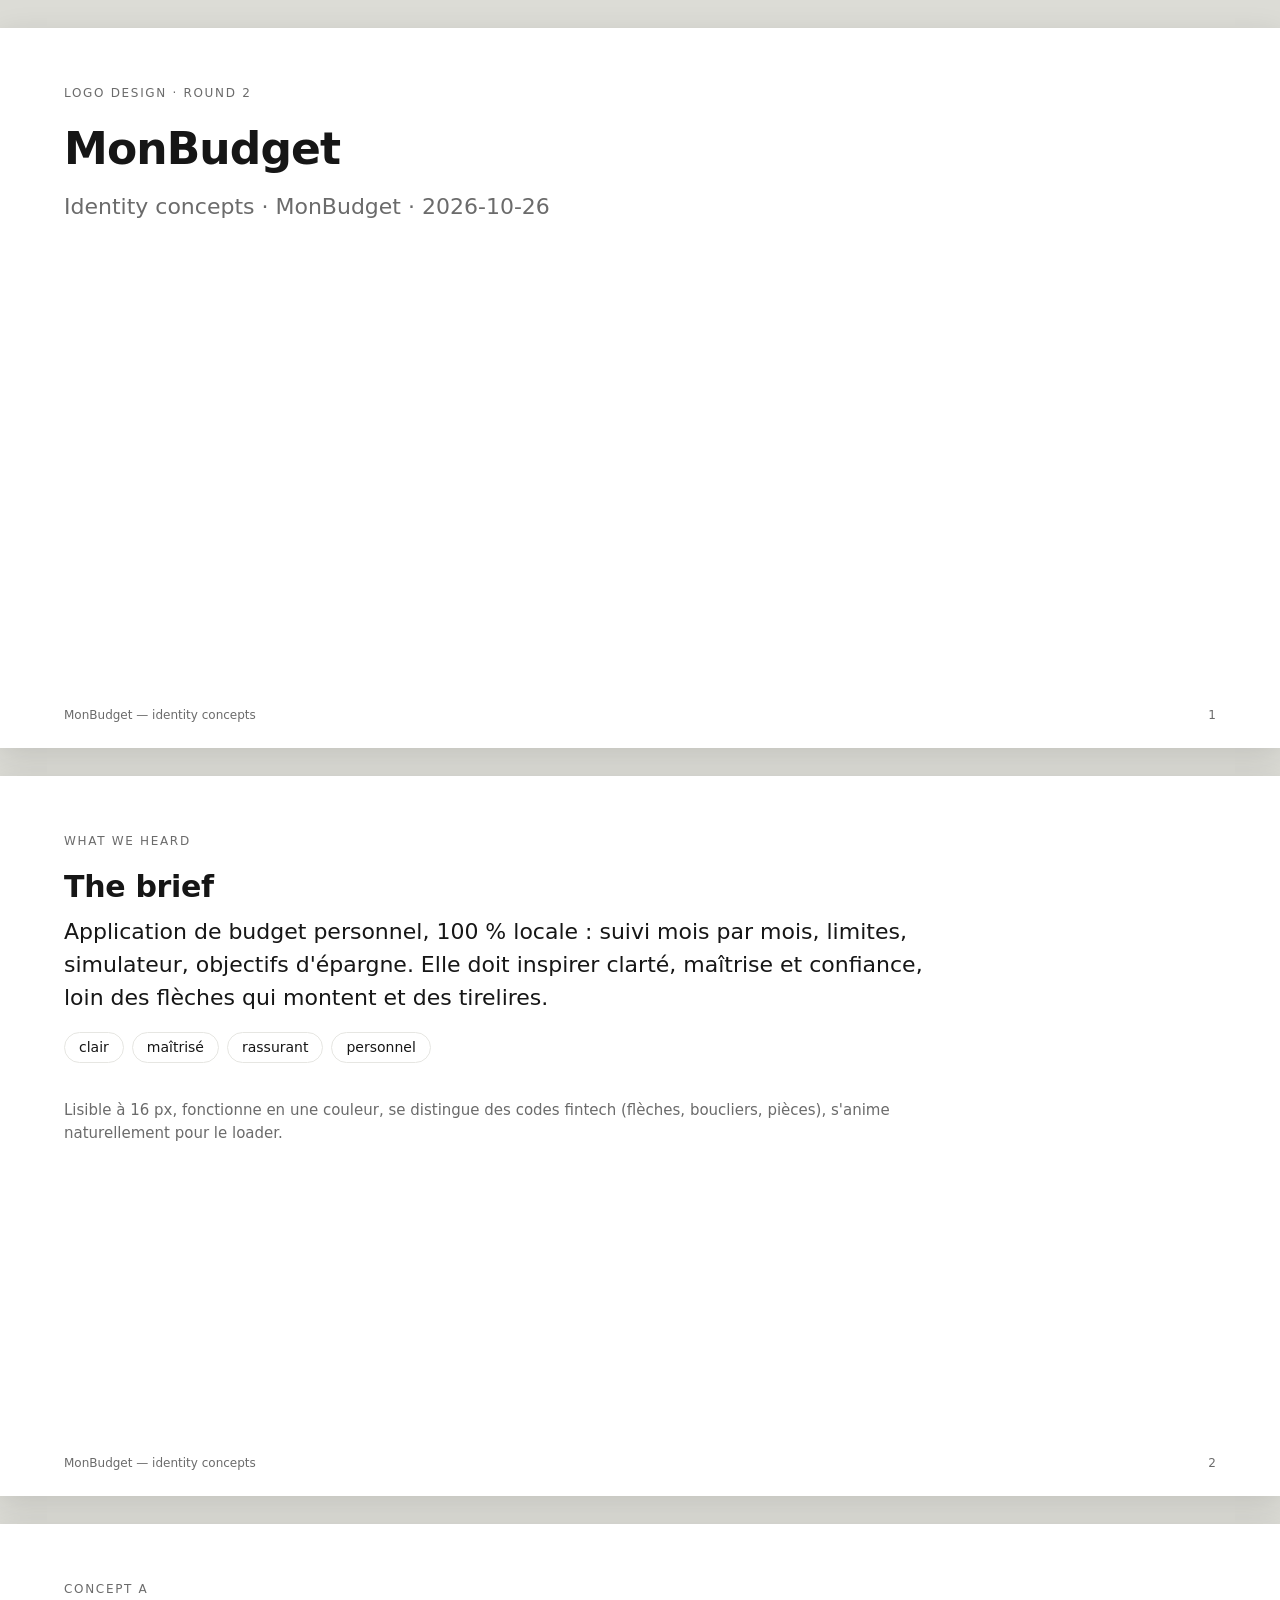
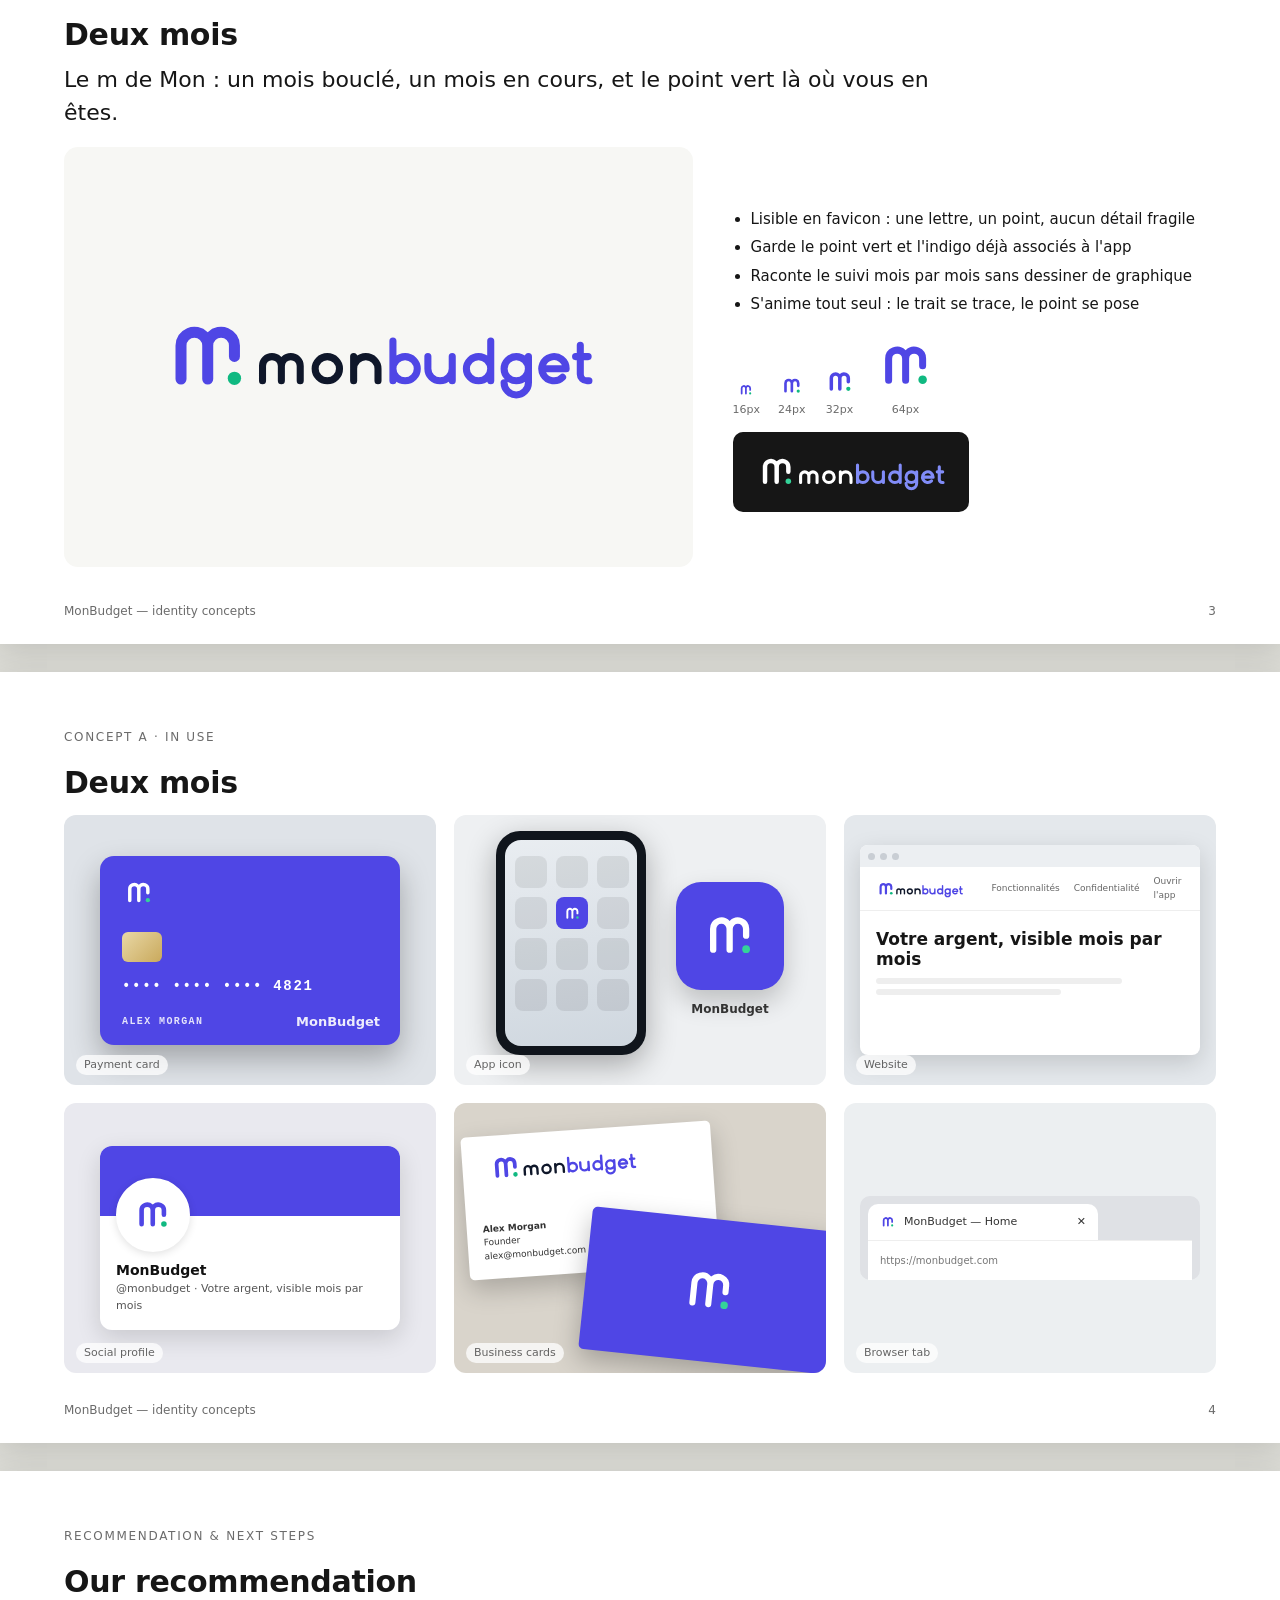
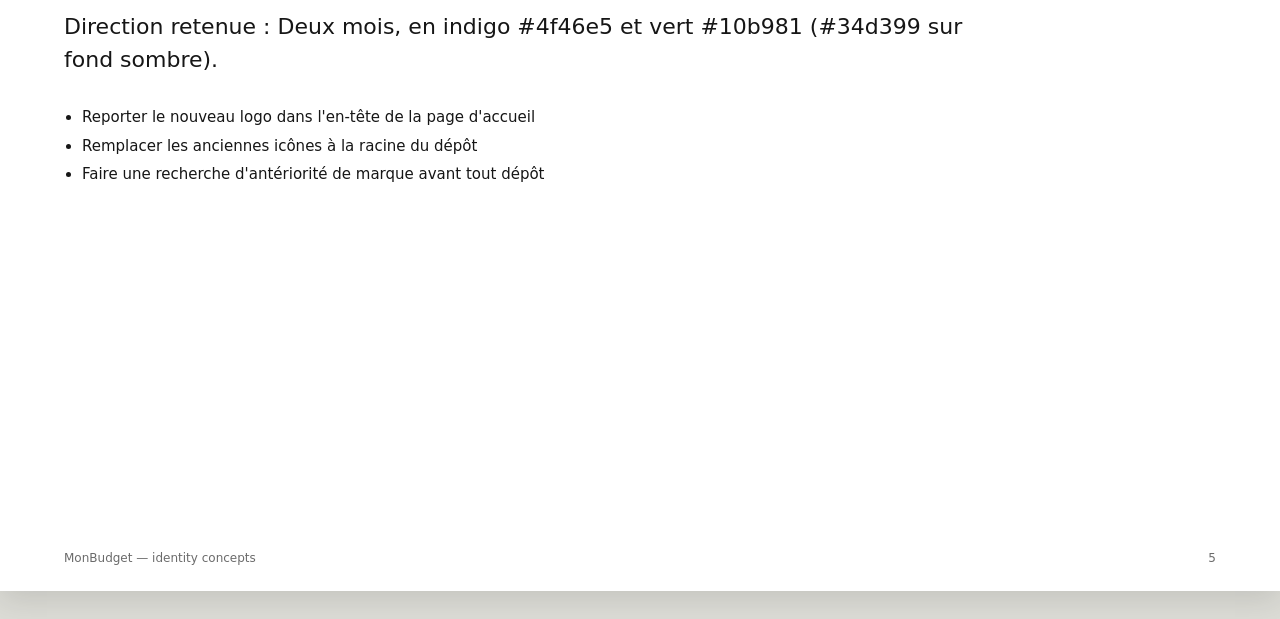
<file: logo/board/presentation.html>
<!doctype html><html lang='en'><head><meta charset='utf-8'><title>MonBudget — identity concepts</title><style>
:root{--ink:#161616;--muted:#6b6b6b;--line:#e6e6e2;--paper:#f7f7f4}
*{box-sizing:border-box}body{margin:0;background:#dcdcd6;font:15px/1.5 system-ui,-apple-system,Segoe UI,sans-serif;color:var(--ink)}
.slide{width:1280px;min-height:720px;margin:28px auto;background:#fff;box-shadow:0 8px 30px rgba(0,0,0,.12);padding:56px 64px 70px;position:relative;overflow:hidden}
.slide h1{font-size:44px;margin:0 0 8px;letter-spacing:-.02em}.slide h2{font-size:30px;margin:0 0 6px;letter-spacing:-.01em}
.kicker{font-size:12px;letter-spacing:.14em;text-transform:uppercase;color:var(--muted);margin-bottom:14px}
.idea{font-size:22px;max-width:900px;margin:6px 0 18px}.muted{color:var(--muted)}
.foot{position:absolute;left:64px;right:64px;bottom:24px;display:flex;justify-content:space-between;font-size:12px;color:var(--muted)}
.hero{display:grid;grid-template-columns:1.3fr 1fr;gap:40px;align-items:center}
.stage{height:420px;background:var(--paper);border-radius:14px;display:flex;align-items:center;justify-content:center}
.stage img{max-width:70%;max-height:62%}
ul.rat{padding-left:18px;margin:0}ul.rat li{margin:6px 0}
.sizes{display:flex;gap:18px;align-items:flex-end;margin-top:18px}.sizes div{display:flex;flex-direction:column;align-items:center;gap:4px;font-size:11px;color:var(--muted)}
.rev{background:#161616;border-radius:10px;padding:18px 22px;display:inline-flex;margin-top:14px}
.mock{display:grid;grid-template-columns:repeat(3,1fr);gap:18px;margin-top:10px}
.m{height:270px;border-radius:12px;overflow:hidden;position:relative;display:flex;align-items:center;justify-content:center}
.m .lbl{position:absolute;left:12px;bottom:10px;font-size:11px;color:rgba(0,0,0,.6);background:rgba(255,255,255,.75);padding:2px 8px;border-radius:20px}
.bc{width:250px;height:143px;background:#fff;border-radius:5px;box-shadow:0 10px 26px rgba(0,0,0,.22);padding:16px;display:flex;flex-direction:column;justify-content:space-between;transform:translate(-50px,-38px) rotate(-4deg)}
.bc2{position:absolute;width:250px;height:143px;border-radius:5px;transform:translate(70px,52px) rotate(6deg);box-shadow:0 10px 26px rgba(0,0,0,.25);display:flex;align-items:center;justify-content:center}
.bc .t{font-size:9px;line-height:1.5;color:#333}
.phone{width:150px;height:224px;margin-bottom:14px;border-radius:24px;background:#10151c;padding:9px;box-shadow:0 10px 30px rgba(0,0,0,.3)}
.screen{width:100%;height:100%;border-radius:16px;background:linear-gradient(170deg,#e9edf1,#cfd7df);display:grid;grid-template-columns:repeat(3,1fr);gap:9px;padding:16px 10px;align-content:start}
.ai{width:32px;height:32px;border-radius:8px;background:rgba(0,0,0,.08);justify-self:center}
.bigapp{display:flex;flex-direction:column;align-items:center;gap:10px;font-size:12px;font-weight:600;color:#333;margin-left:30px}
.bigapp .bi{width:108px;height:108px;border-radius:25px;display:flex;align-items:center;justify-content:center;box-shadow:0 12px 26px rgba(0,0,0,.2)}
.web{width:340px;height:210px;background:#fff;border-radius:8px;box-shadow:0 8px 24px rgba(0,0,0,.15);overflow:hidden}
.web .bar{height:22px;background:#eceff2;display:flex;gap:5px;align-items:center;padding:0 8px}.web .bar i{width:7px;height:7px;border-radius:50%;background:#c9ced4}
.web .nav{height:44px;display:flex;align-items:center;padding:0 16px;gap:14px;font-size:9px;color:#666;border-bottom:1px solid #eee}
.web .hero2{padding:18px 16px}.web .hero2 b{display:block;font-size:17px;line-height:1.2;margin-bottom:8px}.web .hero2 span{display:block;height:6px;background:#eee;border-radius:3px;margin:5px 0;width:80%}
.sign{width:300px;height:190px;background:linear-gradient(#8c8f93,#6f7276);display:flex;flex-direction:column;align-items:center;padding-top:18px}
.sign .board{width:230px;height:74px;border-radius:6px;display:flex;align-items:center;justify-content:center;box-shadow:0 6px 16px rgba(0,0,0,.3)}
.sign .door{width:80px;height:80px;margin-top:18px;background:#3d4146;border-radius:3px 3px 0 0}
.tote{width:180px;height:210px;background:#efe7d8;border-radius:4px 4px 10px 10px;position:relative;display:flex;align-items:center;justify-content:center;box-shadow:0 8px 20px rgba(0,0,0,.15);margin-top:40px}
.tote:before{content:"";position:absolute;top:-46px;left:50%;transform:translateX(-50%);width:84px;height:70px;border:9px solid #e3d8c3;border-bottom:none;border-radius:50px 50px 0 0}
.social{width:300px;background:#fff;border-radius:12px;box-shadow:0 8px 24px rgba(0,0,0,.14);overflow:hidden}
.social .cover{height:70px}.social .av{width:74px;height:74px;border-radius:50%;background:#fff;border:4px solid #fff;margin:-38px 0 0 16px;display:flex;align-items:center;justify-content:center;box-shadow:0 2px 8px rgba(0,0,0,.12);overflow:hidden}
.social .meta{padding:8px 16px 16px;font-size:11px;color:#555}.social .meta b{font-size:14px;color:#111;display:block}
.cup{position:relative;width:150px;height:200px;margin-top:30px}
.cup .body{position:absolute;inset:0;background:#f4f1ea;clip-path:polygon(0 0,100% 0,86% 100%,14% 100%);display:flex;align-items:center;justify-content:center;box-shadow:inset -18px 0 24px rgba(0,0,0,.06)}
.cup .lid{position:absolute;left:-8px;right:-8px;top:-22px;height:24px;border-radius:8px 8px 3px 3px;background:#2b2b2b}
.cup .sleeve{position:absolute;left:6%;right:6%;top:36%;height:34%;clip-path:polygon(0 0,100% 0,96% 100%,4% 100%);display:flex;align-items:center;justify-content:center}
.bag{position:relative;width:170px;height:230px;background:#e9e2d6;border-radius:6px 6px 10px 10px;box-shadow:0 12px 26px rgba(0,0,0,.2);display:flex;flex-direction:column;align-items:center;padding-top:38px;gap:14px}
.bag:before{content:"";position:absolute;top:0;left:0;right:0;height:22px;background:repeating-linear-gradient(90deg,rgba(0,0,0,.08) 0 4px,transparent 4px 8px);border-radius:6px 6px 0 0}
.bag .label{width:118px;height:118px;border-radius:50%;background:#fff;display:flex;align-items:center;justify-content:center}
.bag .t{font-size:8px;letter-spacing:.14em;color:#555;text-transform:uppercase;padding:0 12px;text-align:center;line-height:1.4}
.sbag{position:relative;width:180px;height:210px;box-shadow:0 12px 26px rgba(0,0,0,.2);display:flex;align-items:center;justify-content:center;margin-top:30px}
.sbag:before{content:"";position:absolute;top:-40px;left:50%;transform:translateX(-50%);width:70px;height:56px;border:5px solid #333;border-bottom:none;border-radius:40px 40px 0 0}
.box{width:220px;height:150px;background:#f3efe6;box-shadow:14px 14px 0 rgba(0,0,0,.08),0 12px 26px rgba(0,0,0,.18);display:flex;align-items:center;justify-content:center;border-top:14px solid rgba(0,0,0,.06)}
.readme{width:360px;background:#0d1117;border-radius:8px;box-shadow:0 8px 24px rgba(0,0,0,.25);padding:18px 20px;color:#c9d1d9;font-size:10px}
.readme .rh{display:flex;align-items:center;gap:10px;border-bottom:1px solid #30363d;padding-bottom:12px;margin-bottom:10px}
.readme .badges{display:flex;gap:6px;margin:8px 0}.readme .badges i{display:block;width:54px;height:12px;border-radius:3px;background:#238636}.readme .badges i:nth-child(2){background:#1f6feb}.readme .badges i:nth-child(3){background:#6e7681}
.readme .ln{height:6px;background:#21262d;border-radius:3px;margin:6px 0}
.term{width:360px;background:#1e1e1e;border-radius:8px;box-shadow:0 8px 24px rgba(0,0,0,.3);overflow:hidden;font:10px/1.6 ui-monospace,Menlo,monospace;color:#d4d4d4}
.term .tb{height:22px;background:#2d2d2d;display:flex;gap:5px;align-items:center;padding:0 8px}.term .tb i{width:8px;height:8px;border-radius:50%;background:#555}
.term .tbody{padding:14px 16px;display:flex;gap:14px;align-items:center}
.sticker{width:250px;height:170px;background:linear-gradient(135deg,#9aa0a6,#6b7177);border-radius:12px;display:flex;align-items:center;justify-content:center;box-shadow:0 10px 24px rgba(0,0,0,.25)}
.sticker .s{width:100px;height:100px;border-radius:50%;background:#fff;display:flex;align-items:center;justify-content:center;box-shadow:0 2px 6px rgba(0,0,0,.25)}
.shirt{width:210px;height:220px;display:flex;align-items:center;justify-content:center;position:relative}
.shirt svg{position:absolute;inset:0}
.badge{width:170px;height:235px;background:#fff;border-radius:10px;box-shadow:0 10px 24px rgba(0,0,0,.2);display:flex;flex-direction:column;align-items:center;padding:20px 14px;gap:14px;position:relative;margin-top:30px}
.badge:before{content:"";position:absolute;top:-60px;left:50%;width:22px;height:62px;transform:translateX(-50%)}
.badge .hole{width:40px;height:8px;border-radius:4px;background:#ddd}.badge .nm{font-size:15px;font-weight:600}.badge .rl{font-size:10px;color:#777}
.pcard{position:relative;width:300px;height:189px;border-radius:14px;box-shadow:0 14px 30px rgba(0,0,0,.28);font:600 12px ui-monospace,Menlo,monospace}
.pcard .chip{position:absolute;left:22px;top:76px;width:40px;height:30px;border-radius:6px;background:linear-gradient(135deg,#e9d8a6,#c9a95c)}
.pcard .num{position:absolute;left:22px;top:122px;letter-spacing:.12em;font-size:14px}
.pcard .holder{position:absolute;left:22px;bottom:18px;font-size:10px;letter-spacing:.14em;opacity:.85}
.pcard .brandline{position:absolute;right:20px;bottom:16px;font:700 13px system-ui,sans-serif;opacity:.9}
.tabbar{width:340px;background:#dfe1e5;border-radius:10px;padding:8px 8px 0}
.tab{width:230px;height:36px;background:#fff;border-radius:10px 10px 0 0;display:flex;align-items:center;gap:8px;padding:0 12px;font-size:11px;color:#333}
.addr{height:40px;background:#fff;display:flex;align-items:center;padding:0 12px;font-size:10px;color:#777;border-top:1px solid #eee}
.cmp{display:grid;gap:22px;margin-top:20px}.cmp .c{background:var(--paper);border-radius:12px;padding:22px;display:flex;flex-direction:column;align-items:center;gap:12px}
.cmp img{max-height:120px;max-width:80%}
img.g{filter:grayscale(1)}img.w{filter:brightness(0) invert(1)}img.k{filter:brightness(0)}
.adj span{display:inline-block;border:1px solid var(--line);border-radius:20px;padding:4px 14px;margin:0 8px 8px 0;font-size:14px}
</style></head><body><section class="slide"><div class="kicker">Logo design · round 2</div>
<h1>MonBudget</h1><p class="idea muted">Identity concepts · MonBudget · 2026-10-26</p>
<p class="muted" style="max-width:720px;margin-top:120px"></p><div class="foot"><span>MonBudget — identity concepts</span><span>1</span></div></section><section class="slide"><div class="kicker">What we heard</div><h2>The brief</h2>
<p class="idea">Application de budget personnel, 100 % locale : suivi mois par mois, limites, simulateur, objectifs d&#x27;épargne. Elle doit inspirer clarté, maîtrise et confiance, loin des flèches qui montent et des tirelires.</p><div class="adj"><span>clair</span><span>maîtrisé</span><span>rassurant</span><span>personnel</span></div>
<p class="muted" style="margin-top:28px;max-width:860px">Lisible à 16 px, fonctionne en une couleur, se distingue des codes fintech (flèches, boucliers, pièces), s&#x27;anime naturellement pour le loader.</p><div class="foot"><span>MonBudget — identity concepts</span><span>2</span></div></section><section class="slide"><div class="kicker">Concept A</div><h2>Deux mois</h2>
<p class="idea">Le m de Mon : un mois bouclé, un mois en cours, et le point vert là où vous en êtes.</p>
<div class="hero"><div class="stage"><img class="" src="[data-uri]"></div>
<div><ul class="rat"><li>Lisible en favicon : une lettre, un point, aucun détail fragile</li><li>Garde le point vert et l&#x27;indigo déjà associés à l&#x27;app</li><li>Raconte le suivi mois par mois sans dessiner de graphique</li><li>S&#x27;anime tout seul : le trait se trace, le point se pose</li></ul><div class="sizes"><div><img class="" src="[data-uri]" style="height:16px">16px</div><div><img class="" src="[data-uri]" style="height:24px">24px</div><div><img class="" src="[data-uri]" style="height:32px">32px</div><div><img class="" src="[data-uri]" style="height:64px">64px</div></div><div class="rev"><img class="" src="[data-uri]" style="max-height:44px;max-width:300px"></div></div></div>
<div class="foot"><span>MonBudget — identity concepts</span><span>3</span></div></section><section class="slide"><div class="kicker">Concept A · in use</div><h2>Deux mois</h2>
<div class="mock"><div class="m" style="background:#dfe3e8"><div class="pcard" style="background:#4f46e5;color:#fff"><img class="" src="[data-uri]" style="position:absolute;left:22px;top:20px;max-height:34px;max-width:70px"><div class="chip"></div><div class="num">•••• •••• •••• 4821</div><div class="holder">ALEX MORGAN</div><div class="brandline">MonBudget</div></div><span class="lbl">Payment card</span></div><div class="m" style="background:#eef0f2"><div class="phone"><div class="screen"><div class="ai"></div><div class="ai"></div><div class="ai"></div><div class="ai"></div><div class="ai" style="background:#4f46e5;display:flex;align-items:center;justify-content:center"><img class="" src="[data-uri]" style="max-height:19px;max-width:21px"></div><div class="ai"></div><div class="ai"></div><div class="ai"></div><div class="ai"></div><div class="ai"></div><div class="ai"></div><div class="ai"></div></div></div><div class="bigapp"><div class="bi" style="background:#4f46e5"><img class="" src="[data-uri]" style="max-height:62px;max-width:70px"></div>MonBudget</div><span class="lbl">App icon</span></div><div class="m" style="background:#e4e8ec"><div class="web"><div class="bar"><i></i><i></i><i></i></div><div class="nav"><img class="" src="[data-uri]" style="max-height:20px;max-width:110px"><span style="flex:1"></span><span>Fonctionnalités</span><span>Confidentialité</span><span>Ouvrir l&#x27;app</span></div><div class="hero2"><b>Votre argent, visible mois par mois</b><span></span><span style="width:60%"></span></div></div><span class="lbl">Website</span></div><div class="m" style="background:#e9e9ef"><div class="social"><div class="cover" style="background:#4f46e5"></div><div class="av"><img class="" src="[data-uri]" style="max-height:42px;max-width:50px"></div><div class="meta"><b>MonBudget</b>@monbudget · Votre argent, visible mois par mois</div></div><span class="lbl">Social profile</span></div><div class="m" style="background:#d9d4cb"><div class="bc"><img class="" src="[data-uri]" style="max-height:34px;max-width:170px"><div class="t"><b>Alex Morgan</b><br>Founder<br>alex@monbudget.com</div></div><div class="bc2" style="background:#4f46e5"><img class="" src="[data-uri]" style="max-height:60px;max-width:120px"></div><span class="lbl">Business cards</span></div><div class="m" style="background:#eceff1"><div class="tabbar"><div class="tab"><img class="" src="[data-uri]" style="width:16px;height:16px;object-fit:contain">MonBudget — Home<span style="margin-left:auto">✕</span></div><div class="addr">https://monbudget.com</div></div><span class="lbl">Browser tab</span></div></div><div class="foot"><span>MonBudget — identity concepts</span><span>4</span></div></section><section class="slide"><div class="kicker">Recommendation & next steps</div><h2>Our recommendation</h2>
<p class="idea">Direction retenue : Deux mois, en indigo #4f46e5 et vert #10b981 (#34d399 sur fond sombre).</p>
<ul class="rat" style="margin-top:30px"><li>Reporter le nouveau logo dans l&#x27;en-tête de la page d&#x27;accueil</li><li>Remplacer les anciennes icônes à la racine du dépôt</li><li>Faire une recherche d&#x27;antériorité de marque avant tout dépôt</li></ul><div class="foot"><span>MonBudget — identity concepts</span><span>5</span></div></section></body></html>
</file>
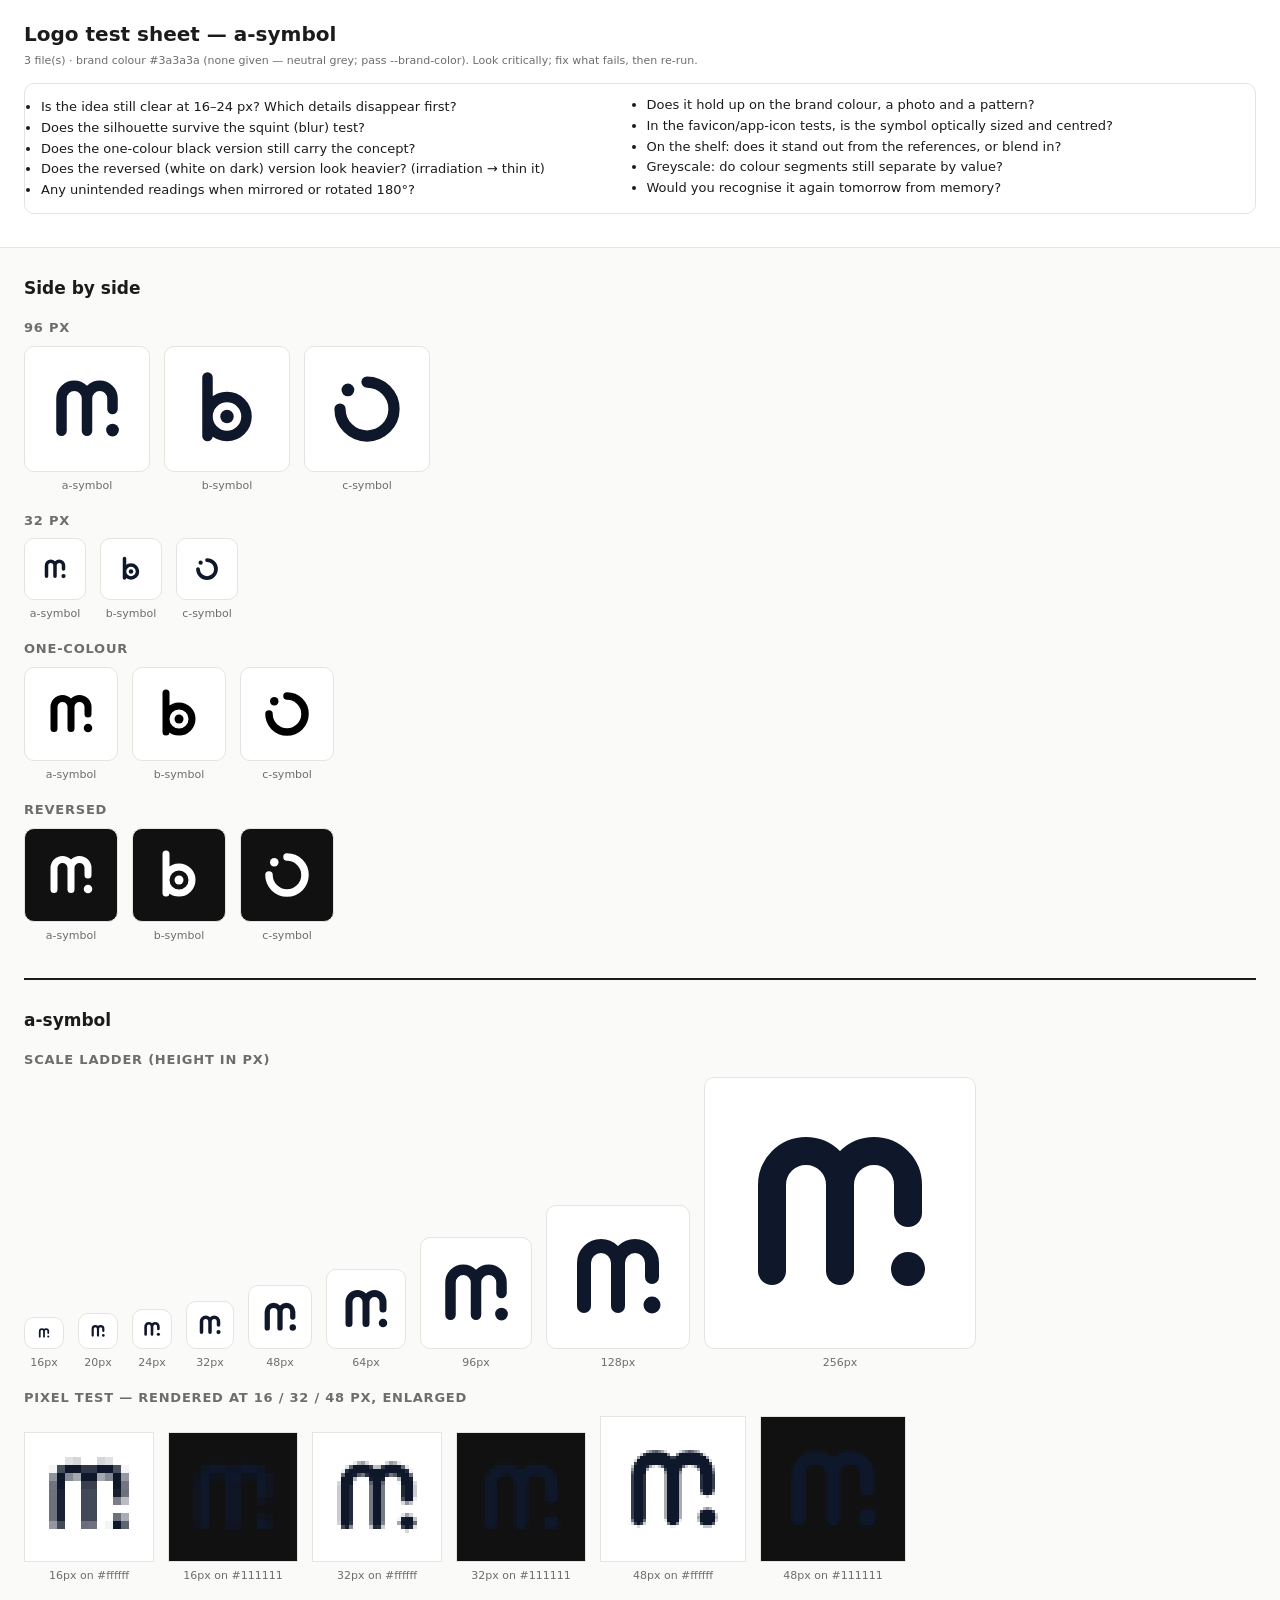
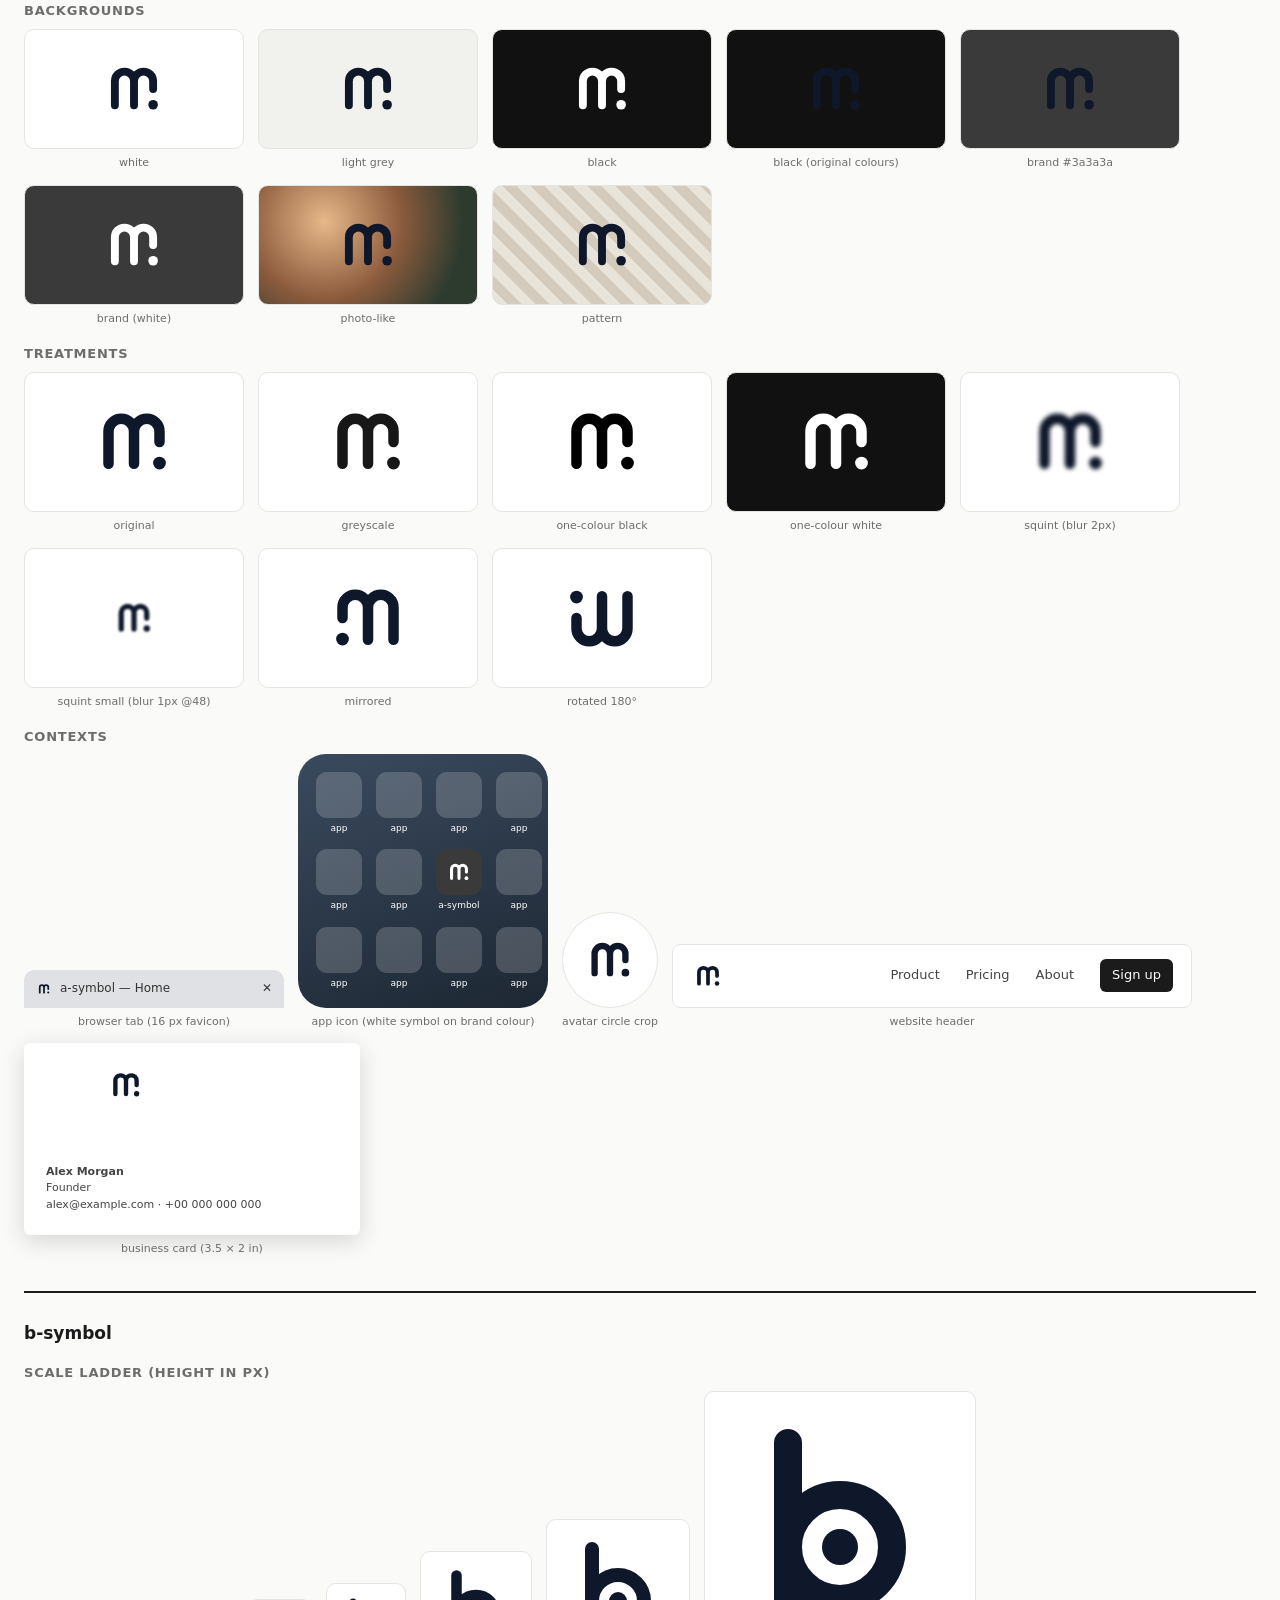
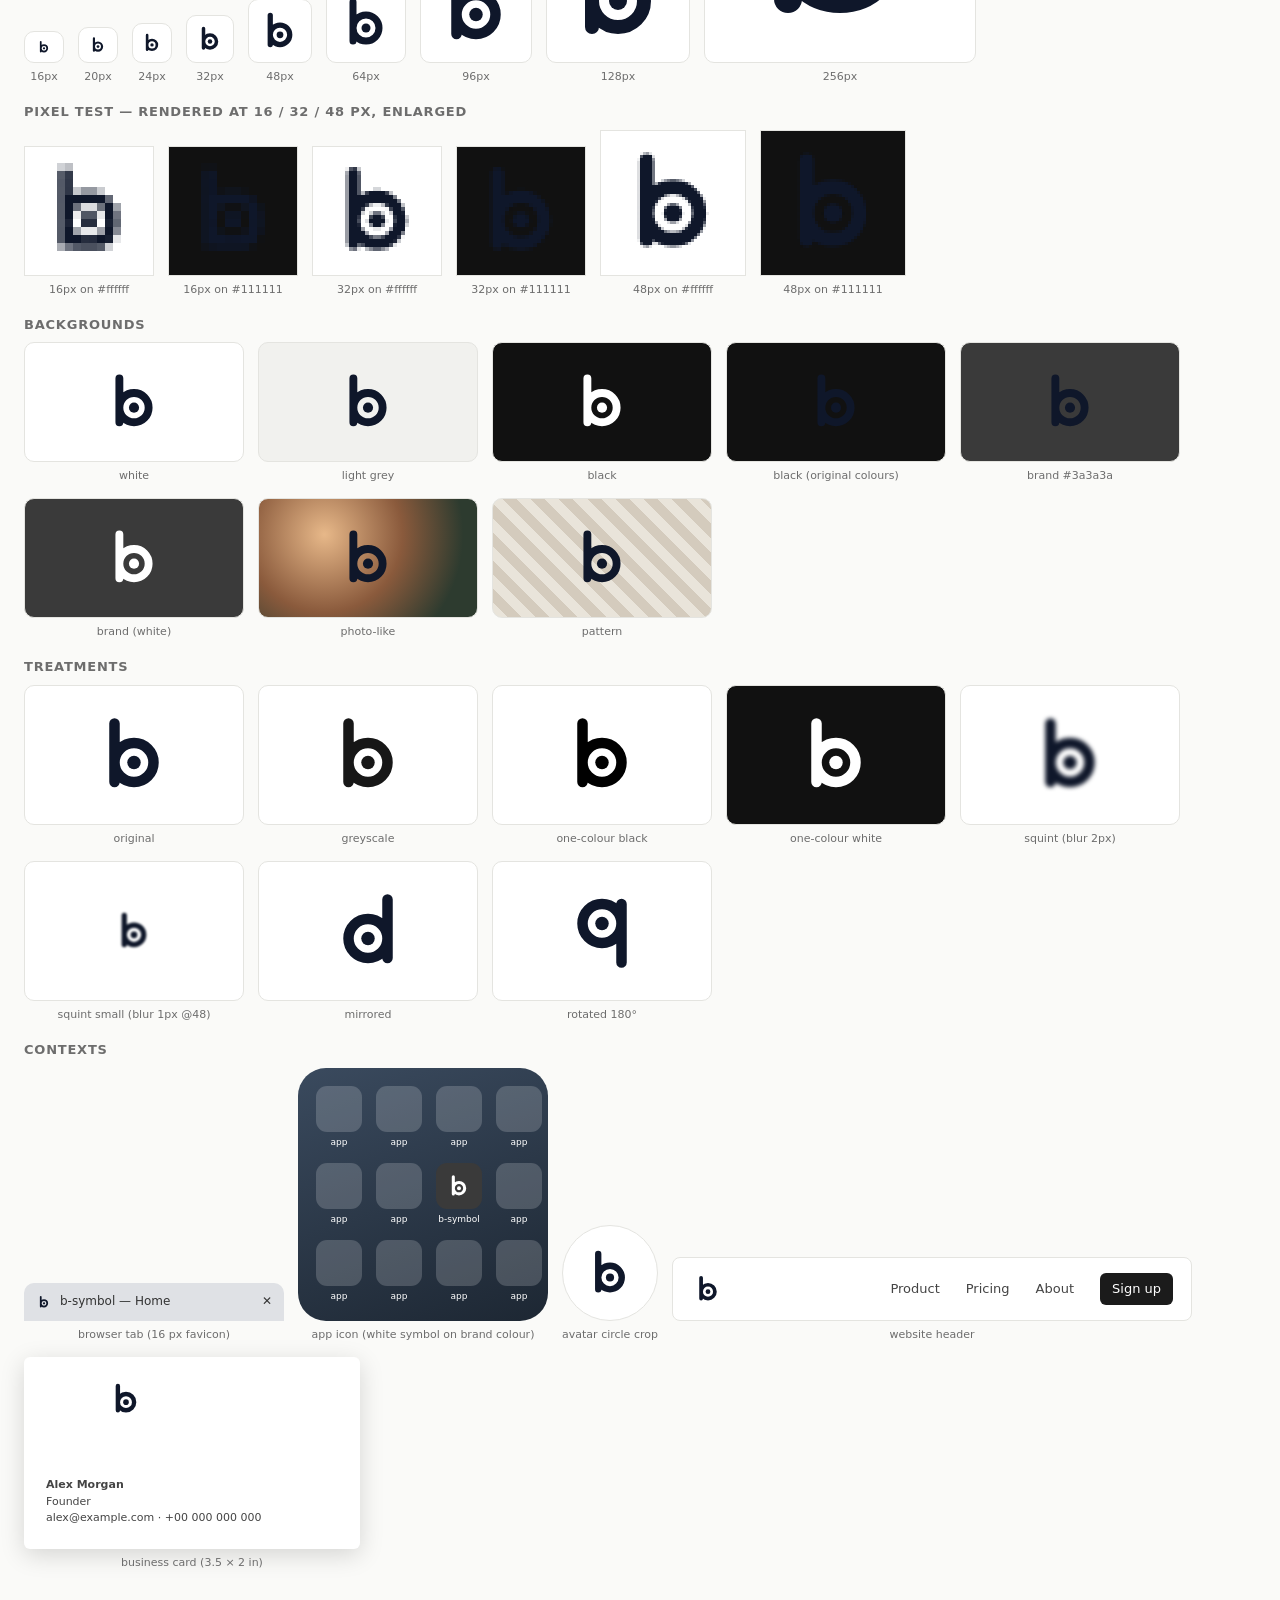
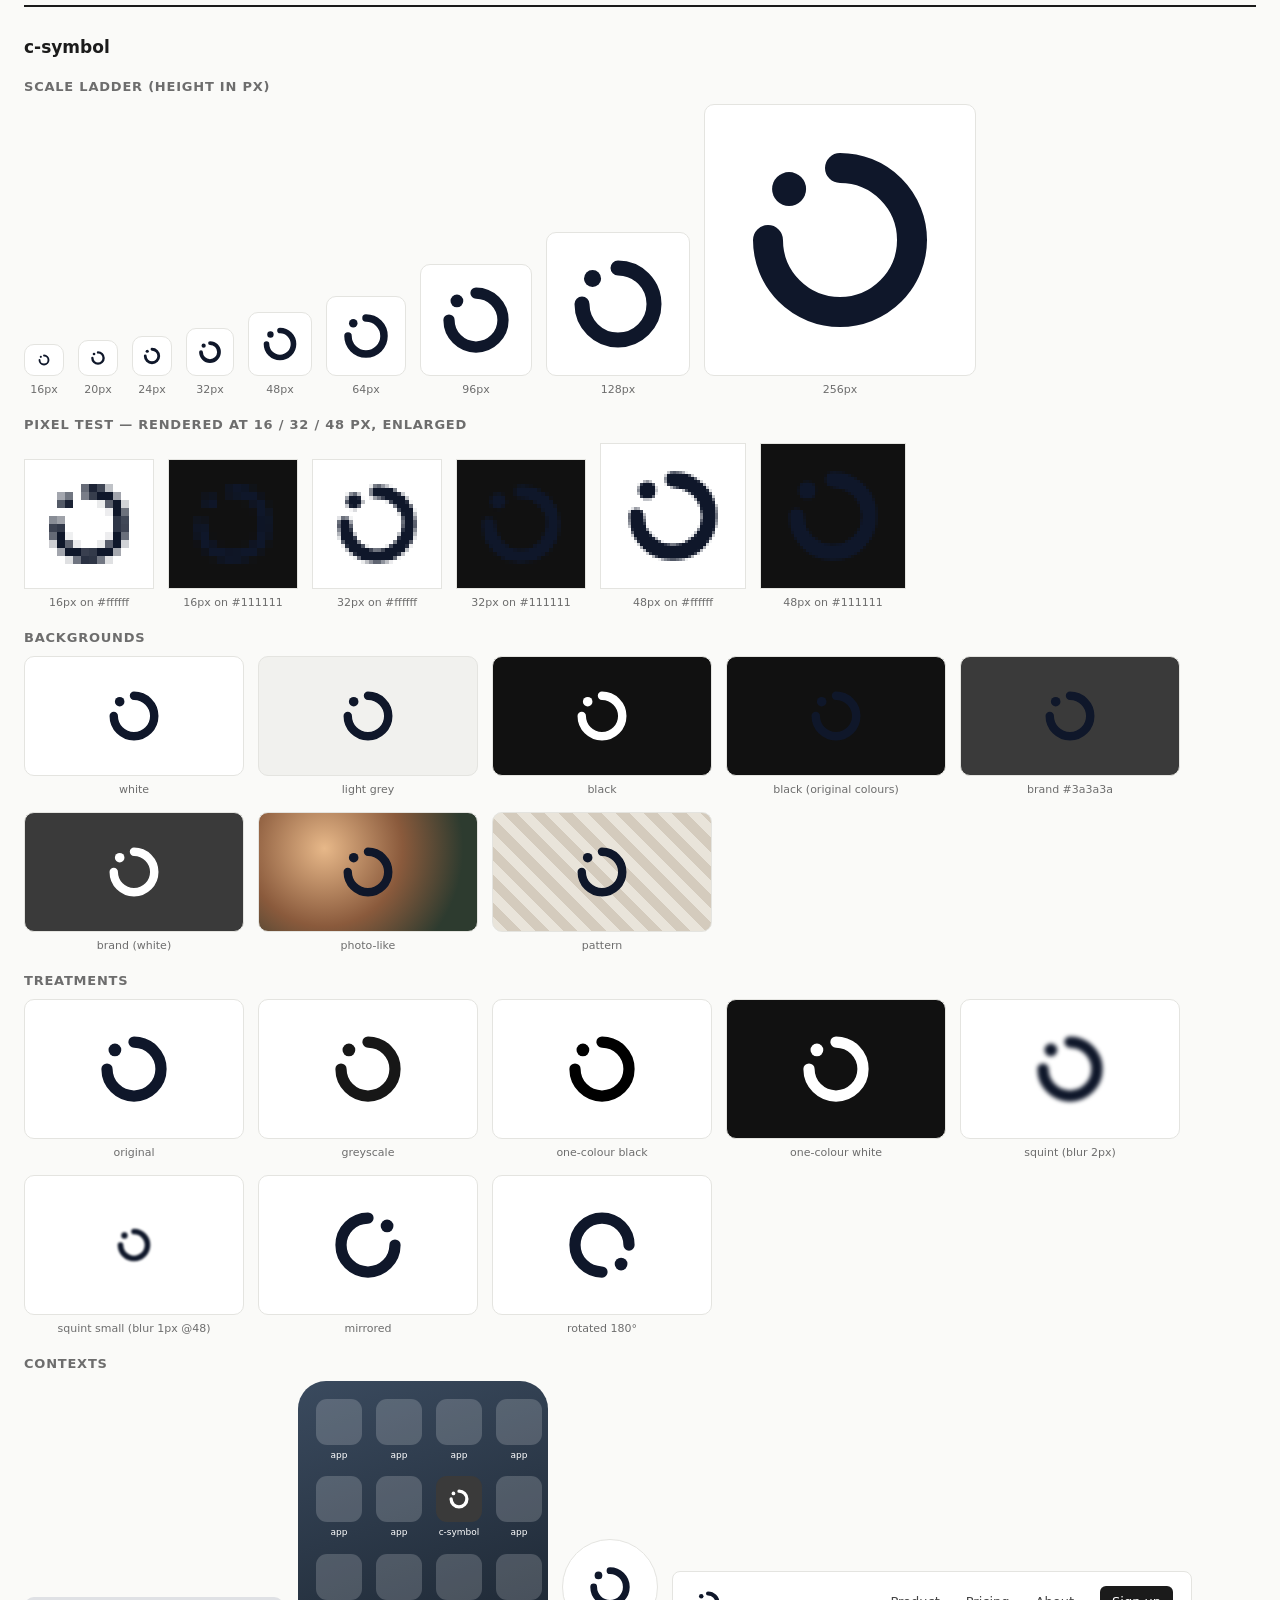
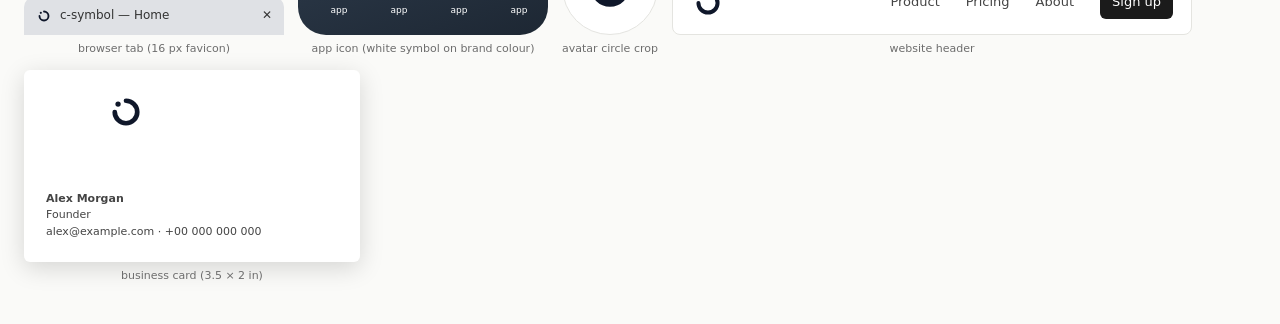
<file: logo/concepts/preview.html>
<!doctype html><html lang='en'><head><meta charset='utf-8'><title>Logo test — a-symbol</title><meta name='viewport' content='width=device-width,initial-scale=1'><style>
:root{--ink:#1b1b1b;--muted:#6d6d6d;--line:#e4e4e0;--paper:#fafaf8}
*{box-sizing:border-box}body{margin:0;font:14px/1.45 system-ui,-apple-system,Segoe UI,sans-serif;color:var(--ink);background:var(--paper)}
header{padding:20px 24px;border-bottom:1px solid var(--line);background:#fff}h1{margin:0 0 4px;font-size:20px}
h2{font-size:17px;margin:28px 0 10px}h3{font-size:13px;text-transform:uppercase;letter-spacing:.06em;color:var(--muted);margin:18px 0 8px}
.wrap{padding:0 24px 40px;max-width:1400px}.row{display:flex;flex-wrap:wrap;gap:14px;align-items:flex-end}.row>.cell{flex:0 0 auto;max-width:100%}
.cell{display:flex;flex-direction:column;align-items:center;gap:6px}.cap{font-size:11px;color:var(--muted);text-align:center}
.tile{display:flex;align-items:center;justify-content:center;border-radius:10px;border:1px solid var(--line);overflow:hidden}
.checklist{background:#fff;border:1px solid var(--line);border-radius:10px;padding:12px 16px;margin-top:14px;columns:2;font-size:13px}
.checklist li{margin:2px 0}
.concept{border-top:2px solid var(--ink);margin-top:34px}
.pix canvas{image-rendering:pixelated;image-rendering:crisp-edges;border:1px solid var(--line);background:#fff}
.tab{width:260px;height:38px;background:#dfe1e5;border-radius:10px 10px 0 0;display:flex;align-items:center;gap:8px;padding:0 12px;font-size:12px;color:#333}
.tab img{width:16px;height:16px;object-fit:contain}
.phone{width:250px;padding:18px;border-radius:28px;background:linear-gradient(160deg,#3a4a5e,#1d2733);display:grid;grid-template-columns:repeat(4,1fr);gap:14px}
.app{display:flex;flex-direction:column;align-items:center;gap:4px;font-size:9px;color:#fff}
.app .ico{width:46px;height:46px;border-radius:11px;background:rgba(255,255,255,.18)}
.nav{width:520px;max-width:100%;height:64px;background:#fff;border:1px solid var(--line);border-radius:8px;display:flex;align-items:center;padding:0 18px;gap:26px;font-size:13px;color:#444}
.nav .sp{flex:1}.nav .btn{background:#1b1b1b;color:#fff;padding:7px 12px;border-radius:6px}
.card{width:336px;height:192px;border-radius:6px;box-shadow:0 6px 24px rgba(0,0,0,.15);background:#fff;padding:22px;display:flex;flex-direction:column;justify-content:space-between}
.card .t{font-size:11px;color:#444;line-height:1.5}
.avatar{width:96px;height:96px;border-radius:50%;overflow:hidden;display:flex;align-items:center;justify-content:center;border:1px solid var(--line)}
.shelf{display:grid;grid-template-columns:repeat(auto-fill,minmax(150px,1fr));gap:10px}
.shelf .cell{align-items:stretch}.shelf .tile{height:110px;width:100%;background:#fff}.shelf .me{outline:3px solid #e8505b;outline-offset:2px}
.grey img{filter:grayscale(1)}
img.mono-black{filter:brightness(0)}img.mono-white{filter:brightness(0) invert(1)}
</style></head><body><header><h1>Logo test sheet — a-symbol</h1><div class='cap' style='text-align:left'>3 file(s) · brand colour #3a3a3a (none given — neutral grey; pass --brand-color). Look critically; fix what fails, then re-run.</div><ul class="checklist">
<li>Is the idea still clear at 16–24 px? Which details disappear first?</li>
<li>Does the silhouette survive the squint (blur) test?</li>
<li>Does the one-colour black version still carry the concept?</li>
<li>Does the reversed (white on dark) version look heavier? (irradiation → thin it)</li>
<li>Any unintended readings when mirrored or rotated 180°?</li>
<li>Does it hold up on the brand colour, a photo and a pattern?</li>
<li>In the favicon/app-icon tests, is the symbol optically sized and centred?</li>
<li>On the shelf: does it stand out from the references, or blend in?</li>
<li>Greyscale: do colour segments still separate by value?</li>
<li>Would you recognise it again tomorrow from memory?</li></ul></header><div class='wrap'><section><h2>Side by side</h2>
<h3>96 px</h3><div class='row'>
<div class='cell'><div class="tile" style="width:126px;height:126px;background:#fff;"><img src="[data-uri]" class="" style="height:96px;" alt=""></div><div class='cap'>a-symbol</div></div>
<div class='cell'><div class="tile" style="width:126px;height:126px;background:#fff;"><img src="[data-uri]" class="" style="height:96px;" alt=""></div><div class='cap'>b-symbol</div></div>
<div class='cell'><div class="tile" style="width:126px;height:126px;background:#fff;"><img src="[data-uri]" class="" style="height:96px;" alt=""></div><div class='cap'>c-symbol</div></div>
</div>
<h3>32 px</h3><div class='row'>
<div class='cell'><div class="tile" style="width:62px;height:62px;background:#fff;"><img src="[data-uri]" class="" style="height:32px;" alt=""></div><div class='cap'>a-symbol</div></div>
<div class='cell'><div class="tile" style="width:62px;height:62px;background:#fff;"><img src="[data-uri]" class="" style="height:32px;" alt=""></div><div class='cap'>b-symbol</div></div>
<div class='cell'><div class="tile" style="width:62px;height:62px;background:#fff;"><img src="[data-uri]" class="" style="height:32px;" alt=""></div><div class='cap'>c-symbol</div></div>
</div>
<h3>one-colour</h3><div class='row'>
<div class='cell'><div class="tile" style="width:94px;height:94px;background:#fff;"><img src="[data-uri]" class="mono-black" style="height:64px;" alt=""></div><div class='cap'>a-symbol</div></div>
<div class='cell'><div class="tile" style="width:94px;height:94px;background:#fff;"><img src="[data-uri]" class="mono-black" style="height:64px;" alt=""></div><div class='cap'>b-symbol</div></div>
<div class='cell'><div class="tile" style="width:94px;height:94px;background:#fff;"><img src="[data-uri]" class="mono-black" style="height:64px;" alt=""></div><div class='cap'>c-symbol</div></div>
</div>
<h3>reversed</h3><div class='row'>
<div class='cell'><div class="tile" style="width:94px;height:94px;background:#111;"><img src="[data-uri]" class="mono-white" style="height:64px;" alt=""></div><div class='cap'>a-symbol</div></div>
<div class='cell'><div class="tile" style="width:94px;height:94px;background:#111;"><img src="[data-uri]" class="mono-white" style="height:64px;" alt=""></div><div class='cap'>b-symbol</div></div>
<div class='cell'><div class="tile" style="width:94px;height:94px;background:#111;"><img src="[data-uri]" class="mono-white" style="height:64px;" alt=""></div><div class='cap'>c-symbol</div></div>
</div>
</section><section class="concept"><h2>a-symbol</h2>
<h3>Scale ladder (height in px)</h3><div class='row'>
<div class='cell'><div class="tile" style="width:40px;height:32px;background:#fff;"><img src="[data-uri]" class="" style="height:16px;" alt=""></div><div class='cap'>16px</div></div>
<div class='cell'><div class="tile" style="width:40px;height:36px;background:#fff;"><img src="[data-uri]" class="" style="height:20px;" alt=""></div><div class='cap'>20px</div></div>
<div class='cell'><div class="tile" style="width:40px;height:40px;background:#fff;"><img src="[data-uri]" class="" style="height:24px;" alt=""></div><div class='cap'>24px</div></div>
<div class='cell'><div class="tile" style="width:48px;height:48px;background:#fff;"><img src="[data-uri]" class="" style="height:32px;" alt=""></div><div class='cap'>32px</div></div>
<div class='cell'><div class="tile" style="width:64px;height:64px;background:#fff;"><img src="[data-uri]" class="" style="height:48px;" alt=""></div><div class='cap'>48px</div></div>
<div class='cell'><div class="tile" style="width:80px;height:80px;background:#fff;"><img src="[data-uri]" class="" style="height:64px;" alt=""></div><div class='cap'>64px</div></div>
<div class='cell'><div class="tile" style="width:112px;height:112px;background:#fff;"><img src="[data-uri]" class="" style="height:96px;" alt=""></div><div class='cap'>96px</div></div>
<div class='cell'><div class="tile" style="width:144px;height:144px;background:#fff;"><img src="[data-uri]" class="" style="height:128px;" alt=""></div><div class='cap'>128px</div></div>
<div class='cell'><div class="tile" style="width:272px;height:272px;background:#fff;"><img src="[data-uri]" class="" style="height:256px;" alt=""></div><div class='cap'>256px</div></div>
</div>
<h3>Pixel test — rendered at 16 / 32 / 48 px, enlarged</h3><div class='row pix'>
<div class='cell'><canvas data-src='[data-uri]' data-n='16' data-k='8' data-bg='#ffffff'></canvas><div class='cap'>16px on #ffffff</div></div>
<div class='cell'><canvas data-src='[data-uri]' data-n='16' data-k='8' data-bg='#111111'></canvas><div class='cap'>16px on #111111</div></div>
<div class='cell'><canvas data-src='[data-uri]' data-n='32' data-k='4' data-bg='#ffffff'></canvas><div class='cap'>32px on #ffffff</div></div>
<div class='cell'><canvas data-src='[data-uri]' data-n='32' data-k='4' data-bg='#111111'></canvas><div class='cap'>32px on #111111</div></div>
<div class='cell'><canvas data-src='[data-uri]' data-n='48' data-k='3' data-bg='#ffffff'></canvas><div class='cap'>48px on #ffffff</div></div>
<div class='cell'><canvas data-src='[data-uri]' data-n='48' data-k='3' data-bg='#111111'></canvas><div class='cap'>48px on #111111</div></div>
</div>
<h3>Backgrounds</h3><div class='row'>
<div class='cell'><div class="tile" style="width:220px;height:120px;background:#ffffff;"><img src="[data-uri]" class="" style="height:72px;max-width:200px;" alt=""></div><div class='cap'>white</div></div>
<div class='cell'><div class="tile" style="width:220px;height:120px;background:#f1f1ee;"><img src="[data-uri]" class="" style="height:72px;max-width:200px;" alt=""></div><div class='cap'>light grey</div></div>
<div class='cell'><div class="tile" style="width:220px;height:120px;background:#111111;"><img src="[data-uri]" class="mono-white" style="height:72px;max-width:200px;" alt=""></div><div class='cap'>black</div></div>
<div class='cell'><div class="tile" style="width:220px;height:120px;background:#111111;"><img src="[data-uri]" class="" style="height:72px;max-width:200px;" alt=""></div><div class='cap'>black (original colours)</div></div>
<div class='cell'><div class="tile" style="width:220px;height:120px;background:#3a3a3a;"><img src="[data-uri]" class="" style="height:72px;max-width:200px;" alt=""></div><div class='cap'>brand #3a3a3a</div></div>
<div class='cell'><div class="tile" style="width:220px;height:120px;background:#3a3a3a;"><img src="[data-uri]" class="mono-white" style="height:72px;max-width:200px;" alt=""></div><div class='cap'>brand (white)</div></div>
<div class='cell'><div class="tile" style="width:220px;height:120px;background:radial-gradient(circle at 30% 30%,#e7b889,#8a5a3c 45%,#2d3b2f 80%);"><img src="[data-uri]" class="" style="height:72px;max-width:200px;" alt=""></div><div class='cap'>photo-like</div></div>
<div class='cell'><div class="tile" style="width:220px;height:120px;background:repeating-linear-gradient(45deg,#e9e4da 0 10px,#d4cbbd 10px 20px);"><img src="[data-uri]" class="" style="height:72px;max-width:200px;" alt=""></div><div class='cap'>pattern</div></div>
</div>
<h3>Treatments</h3><div class='row'>
<div class='cell'><div class="tile" style="width:220px;height:140px;background:#fff;"><img src="[data-uri]" class="" style="height:96px;max-width:200px;" alt=""></div><div class='cap'>original</div></div>
<div class='cell'><div class="tile" style="width:220px;height:140px;background:#fff;"><img src="[data-uri]" class="" style="height:96px;max-width:200px;filter:grayscale(1)" alt=""></div><div class='cap'>greyscale</div></div>
<div class='cell'><div class="tile" style="width:220px;height:140px;background:#fff;"><img src="[data-uri]" class="mono-black" style="height:96px;max-width:200px;" alt=""></div><div class='cap'>one-colour black</div></div>
<div class='cell'><div class="tile" style="width:220px;height:140px;background:#111;"><img src="[data-uri]" class="mono-white" style="height:96px;max-width:200px;" alt=""></div><div class='cap'>one-colour white</div></div>
<div class='cell'><div class="tile" style="width:220px;height:140px;background:#fff;"><img src="[data-uri]" class="" style="height:96px;max-width:200px;filter:blur(2px)" alt=""></div><div class='cap'>squint (blur 2px)</div></div>
<div class='cell'><div class="tile" style="width:220px;height:140px;background:#fff;"><img src="[data-uri]" class="" style="height:48px;max-width:200px;filter:blur(1px)" alt=""></div><div class='cap'>squint small (blur 1px @48)</div></div>
<div class='cell'><div class="tile" style="width:220px;height:140px;background:#fff;"><img src="[data-uri]" class="" style="height:96px;max-width:200px;transform:scaleX(-1)" alt=""></div><div class='cap'>mirrored</div></div>
<div class='cell'><div class="tile" style="width:220px;height:140px;background:#fff;"><img src="[data-uri]" class="" style="height:96px;max-width:200px;transform:rotate(180deg)" alt=""></div><div class='cap'>rotated 180°</div></div>
</div>
<h3>Contexts</h3><div class='row'>
<div class='cell'><div class='tab'><img src="[data-uri]" class="" style="" alt=""><span>a-symbol — Home</span><span style='margin-left:auto'>✕</span></div><div class='cap'>browser tab (16 px favicon)</div></div>
<div class='cell'><div class='phone'><div class='app'><div class='ico'></div>app</div><div class='app'><div class='ico'></div>app</div><div class='app'><div class='ico'></div>app</div><div class='app'><div class='ico'></div>app</div><div class='app'><div class='ico'></div>app</div><div class='app'><div class='ico'></div>app</div><div class='app'><div class='ico' style='background:#3a3a3a;display:flex;align-items:center;justify-content:center'><img src="[data-uri]" class="mono-white" style="height:28px;max-width:30px;" alt=""></div>a-symbol</div><div class='app'><div class='ico'></div>app</div><div class='app'><div class='ico'></div>app</div><div class='app'><div class='ico'></div>app</div><div class='app'><div class='ico'></div>app</div><div class='app'><div class='ico'></div>app</div></div><div class='cap'>app icon (white symbol on brand colour)</div></div>
<div class='cell'><div class='avatar' style='background:#fff'><img src="[data-uri]" class="" style="height:58px;max-width:70px;" alt=""></div><div class='cap'>avatar circle crop</div></div>
<div class='cell'><div class='nav'><img src="[data-uri]" class="" style="height:34px;max-width:180px;" alt=""><span class='sp'></span><span>Product</span><span>Pricing</span><span>About</span><span class='btn'>Sign up</span></div><div class='cap'>website header</div></div>
<div class='cell'><div class='card'><img src="[data-uri]" class="" style="height:40px;max-width:160px;" alt=""><div class='t'><b>Alex Morgan</b><br>Founder<br>alex@example.com · +00 000 000 000</div></div><div class='cap'>business card (3.5 × 2 in)</div></div>
</div></section><section class="concept"><h2>b-symbol</h2>
<h3>Scale ladder (height in px)</h3><div class='row'>
<div class='cell'><div class="tile" style="width:40px;height:32px;background:#fff;"><img src="[data-uri]" class="" style="height:16px;" alt=""></div><div class='cap'>16px</div></div>
<div class='cell'><div class="tile" style="width:40px;height:36px;background:#fff;"><img src="[data-uri]" class="" style="height:20px;" alt=""></div><div class='cap'>20px</div></div>
<div class='cell'><div class="tile" style="width:40px;height:40px;background:#fff;"><img src="[data-uri]" class="" style="height:24px;" alt=""></div><div class='cap'>24px</div></div>
<div class='cell'><div class="tile" style="width:48px;height:48px;background:#fff;"><img src="[data-uri]" class="" style="height:32px;" alt=""></div><div class='cap'>32px</div></div>
<div class='cell'><div class="tile" style="width:64px;height:64px;background:#fff;"><img src="[data-uri]" class="" style="height:48px;" alt=""></div><div class='cap'>48px</div></div>
<div class='cell'><div class="tile" style="width:80px;height:80px;background:#fff;"><img src="[data-uri]" class="" style="height:64px;" alt=""></div><div class='cap'>64px</div></div>
<div class='cell'><div class="tile" style="width:112px;height:112px;background:#fff;"><img src="[data-uri]" class="" style="height:96px;" alt=""></div><div class='cap'>96px</div></div>
<div class='cell'><div class="tile" style="width:144px;height:144px;background:#fff;"><img src="[data-uri]" class="" style="height:128px;" alt=""></div><div class='cap'>128px</div></div>
<div class='cell'><div class="tile" style="width:272px;height:272px;background:#fff;"><img src="[data-uri]" class="" style="height:256px;" alt=""></div><div class='cap'>256px</div></div>
</div>
<h3>Pixel test — rendered at 16 / 32 / 48 px, enlarged</h3><div class='row pix'>
<div class='cell'><canvas data-src='[data-uri]' data-n='16' data-k='8' data-bg='#ffffff'></canvas><div class='cap'>16px on #ffffff</div></div>
<div class='cell'><canvas data-src='[data-uri]' data-n='16' data-k='8' data-bg='#111111'></canvas><div class='cap'>16px on #111111</div></div>
<div class='cell'><canvas data-src='[data-uri]' data-n='32' data-k='4' data-bg='#ffffff'></canvas><div class='cap'>32px on #ffffff</div></div>
<div class='cell'><canvas data-src='[data-uri]' data-n='32' data-k='4' data-bg='#111111'></canvas><div class='cap'>32px on #111111</div></div>
<div class='cell'><canvas data-src='[data-uri]' data-n='48' data-k='3' data-bg='#ffffff'></canvas><div class='cap'>48px on #ffffff</div></div>
<div class='cell'><canvas data-src='[data-uri]' data-n='48' data-k='3' data-bg='#111111'></canvas><div class='cap'>48px on #111111</div></div>
</div>
<h3>Backgrounds</h3><div class='row'>
<div class='cell'><div class="tile" style="width:220px;height:120px;background:#ffffff;"><img src="[data-uri]" class="" style="height:72px;max-width:200px;" alt=""></div><div class='cap'>white</div></div>
<div class='cell'><div class="tile" style="width:220px;height:120px;background:#f1f1ee;"><img src="[data-uri]" class="" style="height:72px;max-width:200px;" alt=""></div><div class='cap'>light grey</div></div>
<div class='cell'><div class="tile" style="width:220px;height:120px;background:#111111;"><img src="[data-uri]" class="mono-white" style="height:72px;max-width:200px;" alt=""></div><div class='cap'>black</div></div>
<div class='cell'><div class="tile" style="width:220px;height:120px;background:#111111;"><img src="[data-uri]" class="" style="height:72px;max-width:200px;" alt=""></div><div class='cap'>black (original colours)</div></div>
<div class='cell'><div class="tile" style="width:220px;height:120px;background:#3a3a3a;"><img src="[data-uri]" class="" style="height:72px;max-width:200px;" alt=""></div><div class='cap'>brand #3a3a3a</div></div>
<div class='cell'><div class="tile" style="width:220px;height:120px;background:#3a3a3a;"><img src="[data-uri]" class="mono-white" style="height:72px;max-width:200px;" alt=""></div><div class='cap'>brand (white)</div></div>
<div class='cell'><div class="tile" style="width:220px;height:120px;background:radial-gradient(circle at 30% 30%,#e7b889,#8a5a3c 45%,#2d3b2f 80%);"><img src="[data-uri]" class="" style="height:72px;max-width:200px;" alt=""></div><div class='cap'>photo-like</div></div>
<div class='cell'><div class="tile" style="width:220px;height:120px;background:repeating-linear-gradient(45deg,#e9e4da 0 10px,#d4cbbd 10px 20px);"><img src="[data-uri]" class="" style="height:72px;max-width:200px;" alt=""></div><div class='cap'>pattern</div></div>
</div>
<h3>Treatments</h3><div class='row'>
<div class='cell'><div class="tile" style="width:220px;height:140px;background:#fff;"><img src="[data-uri]" class="" style="height:96px;max-width:200px;" alt=""></div><div class='cap'>original</div></div>
<div class='cell'><div class="tile" style="width:220px;height:140px;background:#fff;"><img src="[data-uri]" class="" style="height:96px;max-width:200px;filter:grayscale(1)" alt=""></div><div class='cap'>greyscale</div></div>
<div class='cell'><div class="tile" style="width:220px;height:140px;background:#fff;"><img src="[data-uri]" class="mono-black" style="height:96px;max-width:200px;" alt=""></div><div class='cap'>one-colour black</div></div>
<div class='cell'><div class="tile" style="width:220px;height:140px;background:#111;"><img src="[data-uri]" class="mono-white" style="height:96px;max-width:200px;" alt=""></div><div class='cap'>one-colour white</div></div>
<div class='cell'><div class="tile" style="width:220px;height:140px;background:#fff;"><img src="[data-uri]" class="" style="height:96px;max-width:200px;filter:blur(2px)" alt=""></div><div class='cap'>squint (blur 2px)</div></div>
<div class='cell'><div class="tile" style="width:220px;height:140px;background:#fff;"><img src="[data-uri]" class="" style="height:48px;max-width:200px;filter:blur(1px)" alt=""></div><div class='cap'>squint small (blur 1px @48)</div></div>
<div class='cell'><div class="tile" style="width:220px;height:140px;background:#fff;"><img src="[data-uri]" class="" style="height:96px;max-width:200px;transform:scaleX(-1)" alt=""></div><div class='cap'>mirrored</div></div>
<div class='cell'><div class="tile" style="width:220px;height:140px;background:#fff;"><img src="[data-uri]" class="" style="height:96px;max-width:200px;transform:rotate(180deg)" alt=""></div><div class='cap'>rotated 180°</div></div>
</div>
<h3>Contexts</h3><div class='row'>
<div class='cell'><div class='tab'><img src="[data-uri]" class="" style="" alt=""><span>b-symbol — Home</span><span style='margin-left:auto'>✕</span></div><div class='cap'>browser tab (16 px favicon)</div></div>
<div class='cell'><div class='phone'><div class='app'><div class='ico'></div>app</div><div class='app'><div class='ico'></div>app</div><div class='app'><div class='ico'></div>app</div><div class='app'><div class='ico'></div>app</div><div class='app'><div class='ico'></div>app</div><div class='app'><div class='ico'></div>app</div><div class='app'><div class='ico' style='background:#3a3a3a;display:flex;align-items:center;justify-content:center'><img src="[data-uri]" class="mono-white" style="height:28px;max-width:30px;" alt=""></div>b-symbol</div><div class='app'><div class='ico'></div>app</div><div class='app'><div class='ico'></div>app</div><div class='app'><div class='ico'></div>app</div><div class='app'><div class='ico'></div>app</div><div class='app'><div class='ico'></div>app</div></div><div class='cap'>app icon (white symbol on brand colour)</div></div>
<div class='cell'><div class='avatar' style='background:#fff'><img src="[data-uri]" class="" style="height:58px;max-width:70px;" alt=""></div><div class='cap'>avatar circle crop</div></div>
<div class='cell'><div class='nav'><img src="[data-uri]" class="" style="height:34px;max-width:180px;" alt=""><span class='sp'></span><span>Product</span><span>Pricing</span><span>About</span><span class='btn'>Sign up</span></div><div class='cap'>website header</div></div>
<div class='cell'><div class='card'><img src="[data-uri]" class="" style="height:40px;max-width:160px;" alt=""><div class='t'><b>Alex Morgan</b><br>Founder<br>alex@example.com · +00 000 000 000</div></div><div class='cap'>business card (3.5 × 2 in)</div></div>
</div></section><section class="concept"><h2>c-symbol</h2>
<h3>Scale ladder (height in px)</h3><div class='row'>
<div class='cell'><div class="tile" style="width:40px;height:32px;background:#fff;"><img src="[data-uri]" class="" style="height:16px;" alt=""></div><div class='cap'>16px</div></div>
<div class='cell'><div class="tile" style="width:40px;height:36px;background:#fff;"><img src="[data-uri]" class="" style="height:20px;" alt=""></div><div class='cap'>20px</div></div>
<div class='cell'><div class="tile" style="width:40px;height:40px;background:#fff;"><img src="[data-uri]" class="" style="height:24px;" alt=""></div><div class='cap'>24px</div></div>
<div class='cell'><div class="tile" style="width:48px;height:48px;background:#fff;"><img src="[data-uri]" class="" style="height:32px;" alt=""></div><div class='cap'>32px</div></div>
<div class='cell'><div class="tile" style="width:64px;height:64px;background:#fff;"><img src="[data-uri]" class="" style="height:48px;" alt=""></div><div class='cap'>48px</div></div>
<div class='cell'><div class="tile" style="width:80px;height:80px;background:#fff;"><img src="[data-uri]" class="" style="height:64px;" alt=""></div><div class='cap'>64px</div></div>
<div class='cell'><div class="tile" style="width:112px;height:112px;background:#fff;"><img src="[data-uri]" class="" style="height:96px;" alt=""></div><div class='cap'>96px</div></div>
<div class='cell'><div class="tile" style="width:144px;height:144px;background:#fff;"><img src="[data-uri]" class="" style="height:128px;" alt=""></div><div class='cap'>128px</div></div>
<div class='cell'><div class="tile" style="width:272px;height:272px;background:#fff;"><img src="[data-uri]" class="" style="height:256px;" alt=""></div><div class='cap'>256px</div></div>
</div>
<h3>Pixel test — rendered at 16 / 32 / 48 px, enlarged</h3><div class='row pix'>
<div class='cell'><canvas data-src='[data-uri]' data-n='16' data-k='8' data-bg='#ffffff'></canvas><div class='cap'>16px on #ffffff</div></div>
<div class='cell'><canvas data-src='[data-uri]' data-n='16' data-k='8' data-bg='#111111'></canvas><div class='cap'>16px on #111111</div></div>
<div class='cell'><canvas data-src='[data-uri]' data-n='32' data-k='4' data-bg='#ffffff'></canvas><div class='cap'>32px on #ffffff</div></div>
<div class='cell'><canvas data-src='[data-uri]' data-n='32' data-k='4' data-bg='#111111'></canvas><div class='cap'>32px on #111111</div></div>
<div class='cell'><canvas data-src='[data-uri]' data-n='48' data-k='3' data-bg='#ffffff'></canvas><div class='cap'>48px on #ffffff</div></div>
<div class='cell'><canvas data-src='[data-uri]' data-n='48' data-k='3' data-bg='#111111'></canvas><div class='cap'>48px on #111111</div></div>
</div>
<h3>Backgrounds</h3><div class='row'>
<div class='cell'><div class="tile" style="width:220px;height:120px;background:#ffffff;"><img src="[data-uri]" class="" style="height:72px;max-width:200px;" alt=""></div><div class='cap'>white</div></div>
<div class='cell'><div class="tile" style="width:220px;height:120px;background:#f1f1ee;"><img src="[data-uri]" class="" style="height:72px;max-width:200px;" alt=""></div><div class='cap'>light grey</div></div>
<div class='cell'><div class="tile" style="width:220px;height:120px;background:#111111;"><img src="[data-uri]" class="mono-white" style="height:72px;max-width:200px;" alt=""></div><div class='cap'>black</div></div>
<div class='cell'><div class="tile" style="width:220px;height:120px;background:#111111;"><img src="[data-uri]" class="" style="height:72px;max-width:200px;" alt=""></div><div class='cap'>black (original colours)</div></div>
<div class='cell'><div class="tile" style="width:220px;height:120px;background:#3a3a3a;"><img src="[data-uri]" class="" style="height:72px;max-width:200px;" alt=""></div><div class='cap'>brand #3a3a3a</div></div>
<div class='cell'><div class="tile" style="width:220px;height:120px;background:#3a3a3a;"><img src="[data-uri]" class="mono-white" style="height:72px;max-width:200px;" alt=""></div><div class='cap'>brand (white)</div></div>
<div class='cell'><div class="tile" style="width:220px;height:120px;background:radial-gradient(circle at 30% 30%,#e7b889,#8a5a3c 45%,#2d3b2f 80%);"><img src="[data-uri]" class="" style="height:72px;max-width:200px;" alt=""></div><div class='cap'>photo-like</div></div>
<div class='cell'><div class="tile" style="width:220px;height:120px;background:repeating-linear-gradient(45deg,#e9e4da 0 10px,#d4cbbd 10px 20px);"><img src="[data-uri]" class="" style="height:72px;max-width:200px;" alt=""></div><div class='cap'>pattern</div></div>
</div>
<h3>Treatments</h3><div class='row'>
<div class='cell'><div class="tile" style="width:220px;height:140px;background:#fff;"><img src="[data-uri]" class="" style="height:96px;max-width:200px;" alt=""></div><div class='cap'>original</div></div>
<div class='cell'><div class="tile" style="width:220px;height:140px;background:#fff;"><img src="[data-uri]" class="" style="height:96px;max-width:200px;filter:grayscale(1)" alt=""></div><div class='cap'>greyscale</div></div>
<div class='cell'><div class="tile" style="width:220px;height:140px;background:#fff;"><img src="[data-uri]" class="mono-black" style="height:96px;max-width:200px;" alt=""></div><div class='cap'>one-colour black</div></div>
<div class='cell'><div class="tile" style="width:220px;height:140px;background:#111;"><img src="[data-uri]" class="mono-white" style="height:96px;max-width:200px;" alt=""></div><div class='cap'>one-colour white</div></div>
<div class='cell'><div class="tile" style="width:220px;height:140px;background:#fff;"><img src="[data-uri]" class="" style="height:96px;max-width:200px;filter:blur(2px)" alt=""></div><div class='cap'>squint (blur 2px)</div></div>
<div class='cell'><div class="tile" style="width:220px;height:140px;background:#fff;"><img src="[data-uri]" class="" style="height:48px;max-width:200px;filter:blur(1px)" alt=""></div><div class='cap'>squint small (blur 1px @48)</div></div>
<div class='cell'><div class="tile" style="width:220px;height:140px;background:#fff;"><img src="[data-uri]" class="" style="height:96px;max-width:200px;transform:scaleX(-1)" alt=""></div><div class='cap'>mirrored</div></div>
<div class='cell'><div class="tile" style="width:220px;height:140px;background:#fff;"><img src="[data-uri]" class="" style="height:96px;max-width:200px;transform:rotate(180deg)" alt=""></div><div class='cap'>rotated 180°</div></div>
</div>
<h3>Contexts</h3><div class='row'>
<div class='cell'><div class='tab'><img src="[data-uri]" class="" style="" alt=""><span>c-symbol — Home</span><span style='margin-left:auto'>✕</span></div><div class='cap'>browser tab (16 px favicon)</div></div>
<div class='cell'><div class='phone'><div class='app'><div class='ico'></div>app</div><div class='app'><div class='ico'></div>app</div><div class='app'><div class='ico'></div>app</div><div class='app'><div class='ico'></div>app</div><div class='app'><div class='ico'></div>app</div><div class='app'><div class='ico'></div>app</div><div class='app'><div class='ico' style='background:#3a3a3a;display:flex;align-items:center;justify-content:center'><img src="[data-uri]" class="mono-white" style="height:28px;max-width:30px;" alt=""></div>c-symbol</div><div class='app'><div class='ico'></div>app</div><div class='app'><div class='ico'></div>app</div><div class='app'><div class='ico'></div>app</div><div class='app'><div class='ico'></div>app</div><div class='app'><div class='ico'></div>app</div></div><div class='cap'>app icon (white symbol on brand colour)</div></div>
<div class='cell'><div class='avatar' style='background:#fff'><img src="[data-uri]" class="" style="height:58px;max-width:70px;" alt=""></div><div class='cap'>avatar circle crop</div></div>
<div class='cell'><div class='nav'><img src="[data-uri]" class="" style="height:34px;max-width:180px;" alt=""><span class='sp'></span><span>Product</span><span>Pricing</span><span>About</span><span class='btn'>Sign up</span></div><div class='cap'>website header</div></div>
<div class='cell'><div class='card'><img src="[data-uri]" class="" style="height:40px;max-width:160px;" alt=""><div class='t'><b>Alex Morgan</b><br>Founder<br>alex@example.com · +00 000 000 000</div></div><div class='cap'>business card (3.5 × 2 in)</div></div>
</div></section></div><script>
document.querySelectorAll('canvas[data-src]').forEach(c=>{
  const img=new Image(); const n=+c.dataset.n, k=+c.dataset.k; c.width=n*k; c.height=n*k;
  img.onload=()=>{const t=document.createElement('canvas'); t.width=n; t.height=n; const x=t.getContext('2d');
    x.fillStyle=c.dataset.bg; x.fillRect(0,0,n,n);
    const r=Math.min(n/img.width,n/img.height)*0.9, w=img.width*r, h=img.height*r; x.drawImage(img,(n-w)/2,(n-h)/2,w,h);
    const g=c.getContext('2d'); g.imageSmoothingEnabled=false; g.drawImage(t,0,0,n*k,n*k);};
  img.src=c.dataset.src;});
</script></body></html>
</file>
